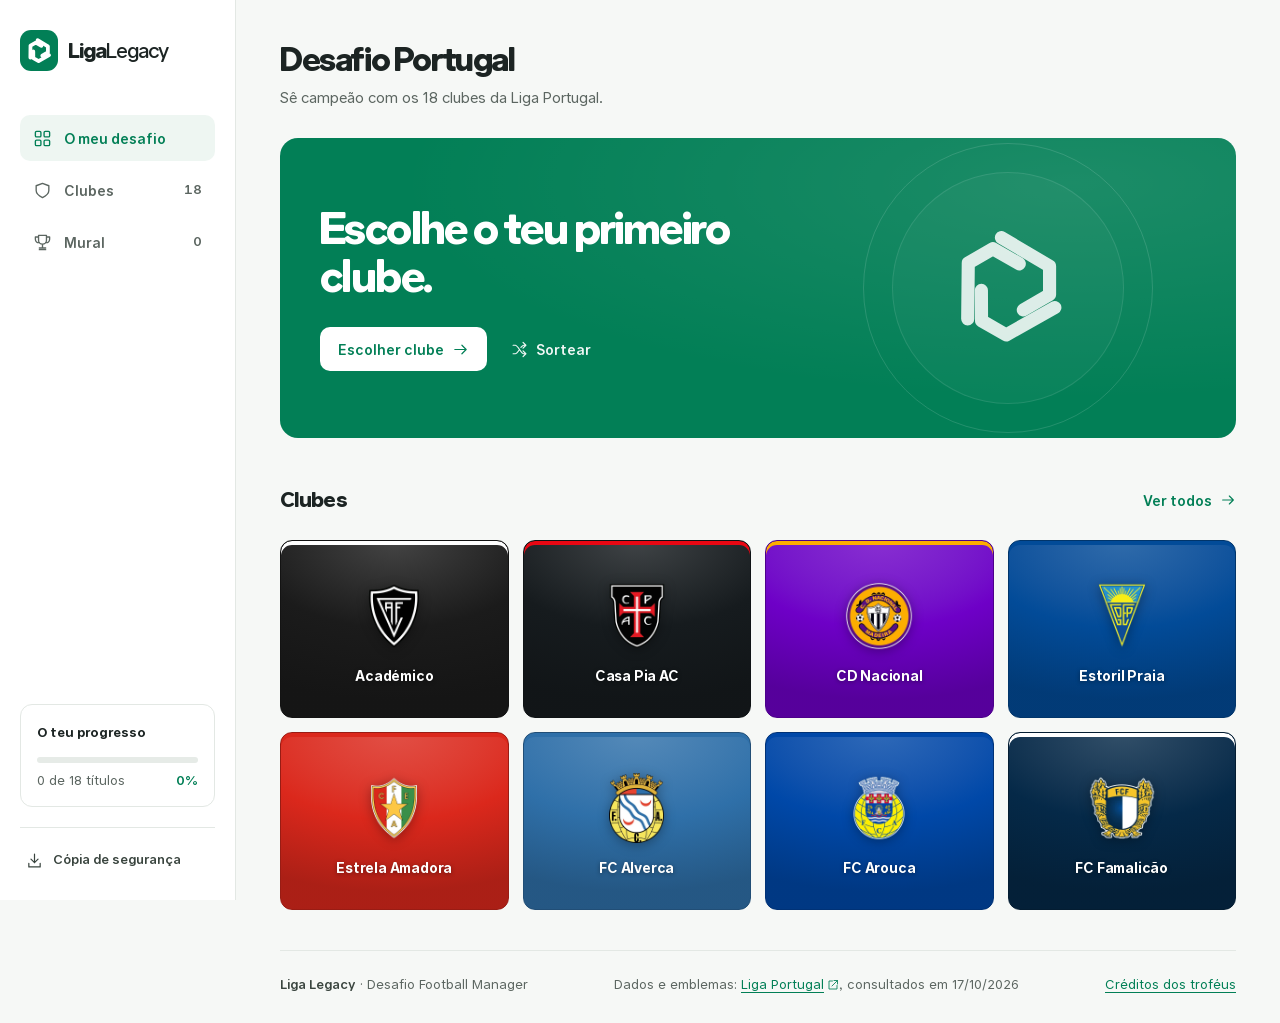
<file: index.html>
<!doctype html>
<html lang="pt-PT">
<head>
 <meta charset="utf-8">
 <meta name="viewport" content="width=device-width,initial-scale=1">
 <title>Liga Legacy — Desafio Portugal</title>
 <meta name="description" content="Desafio Football Manager: sê campeão com todos os clubes da Liga Portugal e guarda cada título com o teu MVP.">
 <meta name="theme-color" content="#027f56">
 <meta property="og:type" content="website">
 <meta property="og:site_name" content="Liga Legacy">
 <meta property="og:locale" content="pt_PT">
 <meta property="og:title" content="Liga Legacy — Desafio Portugal">
 <meta property="og:description" content="Sê campeão com todos os clubes da Liga Portugal no Football Manager.">
 <meta name="twitter:card" content="summary">
 <link rel="icon" href="favicon.svg" type="image/svg+xml">
 <link rel="stylesheet" href="/assets/fonts/allo.css">
 <link rel="stylesheet" href="style.css">
</head>
<body aria-busy="true">
 <a class="skip-link" href="#main">Saltar para o conteúdo</a>
 <aside class="sidebar">
  <a href="#journey" class="brand" aria-label="Liga Legacy — início"><span class="brand-icon" aria-hidden="true"><svg viewBox="0 0 64 64"><g fill="none" stroke="currentColor" stroke-width="8" stroke-linejoin="round" stroke-linecap="round"><path d="M29 9 51 22v13L39 42"/><path d="M29 9 51 22v13L39 42" transform="rotate(120 32 32)"/><path d="M29 9 51 22v13L39 42" transform="rotate(240 32 32)"/></g></svg></span><span>Liga<span class="brand-light">Legacy</span></span></a>
  <nav aria-label="Navegação principal">
   <a href="#journey" data-nav="journey" class="nav-link"><i data-icon="grid"></i><span>O meu desafio</span></a>
   <a href="#clubs" data-nav="clubs" class="nav-link"><i data-icon="shield"></i><span>Clubes</span><span class="nav-count" id="nav-club-count">18</span></a>
   <a href="#hall" data-nav="hall" class="nav-link"><i data-icon="trophy"></i><span>Mural</span><span class="nav-count" id="nav-hall-count">0</span></a>
  </nav>
  <div class="sidebar-progress"><strong>O teu progresso</strong><div class="progress-track"><span id="side-progress"></span></div><div class="progress-caption"><span id="side-count">0 de 18 títulos</span><strong id="side-percent">0%</strong></div></div>
  <div class="sidebar-bottom">
   <button class="side-action" data-action="backup"><i data-icon="download"></i><span>Cópia de segurança</span></button>
  </div>
 </aside>
 <div class="app-shell">
  <main id="main" tabindex="-1">
   <section id="journey-view" class="view">
    <div class="page-heading"><div><h1 tabindex="-1">Desafio Portugal</h1><p id="journey-lead">Sê campeão com os 18 clubes da Liga Portugal.</p></div></div>
    <section id="hero" class="hero" aria-label="Clube atual"></section>
    <div class="stats-row" id="stats" hidden></div>
    <section aria-labelledby="clubs-heading" class="clubs-section"><div class="section-heading"><h2 id="clubs-heading">Clubes</h2><a href="#clubs" class="text-link">Ver todos <i data-icon="arrow"></i></a></div><div id="club-preview" class="club-grid preview-grid"></div></section>
   </section>
   <section id="clubs-view" class="view" hidden>
    <div class="page-heading"><div><h1 tabindex="-1">Clubes</h1><p>Escolhe o próximo clube do desafio.</p></div><button class="secondary-button" data-action="random"><i data-icon="shuffle"></i>Sortear clube</button></div>
    <div class="club-toolbar">
     <div class="segmented" role="group" aria-label="Filtrar clubes"><button data-filter="all" aria-pressed="true">Todos <span>18</span></button><button data-filter="available" aria-pressed="false">Sem título <span>18</span></button><button data-filter="completed" aria-pressed="false">Com título <span>0</span></button></div>
     <label class="search-box"><i data-icon="search"></i><span class="sr-only">Pesquisar clube ou cidade</span><input id="club-search" type="search" placeholder="Clube ou cidade" autocomplete="off"></label>
    </div>
    <p id="club-results" class="sr-only" role="status" aria-live="polite"></p>
    <div id="all-clubs" class="club-grid full-grid"></div>
    <p id="no-clubs" class="empty-search" hidden>Nenhum clube encontrado. Altera a pesquisa ou o filtro.</p>
   </section>
   <section id="hall-view" class="view" hidden>
    <div class="page-heading"><div><h1 tabindex="-1">Mural de campeões</h1><p id="hall-count">0 títulos</p></div></div>
    <div id="hall-content"></div>
   </section>
   <footer>
    <span><strong>Liga Legacy</strong> · Desafio Football Manager</span>
    <span>Dados e emblemas: <a href="https://www.ligaportugal.pt" target="_blank" rel="noopener noreferrer">Liga Portugal <i data-icon="external"></i><span class="sr-only"> (abre num novo separador)</span></a>, consultados em <time id="data-date"></time></span>
    <a href="trophy-credits.html">Créditos dos troféus</a>
   </footer>
  </main>
 </div>
 <dialog id="club-dialog" class="dialog club-dialog" aria-labelledby="club-dialog-title"><button class="dialog-close icon-button" data-close aria-label="Fechar"><i data-icon="close"></i></button><div id="club-detail"></div><p class="live-region sr-only" role="status"></p></dialog>
 <dialog id="win-dialog" class="dialog win-dialog" aria-labelledby="win-title">
  <button class="dialog-close icon-button" data-close aria-label="Fechar"><i data-icon="close"></i></button>
  <div class="win-intro"><h2 id="win-title" tabindex="-1">Campeão!</h2><p id="win-subtitle"></p></div>
  <form id="win-form" novalidate>
   <div class="win-layout">
    <div class="win-fields">
     <label>Épocas até ao título<input id="seasons-input" type="number" inputmode="numeric" min="1" max="999" step="1" placeholder="Ex.: 3"></label>
     <h3>O teu MVP</h3>
     <label>Nome do jogador<input id="mvp-name" maxlength="60" autocomplete="off" placeholder="Ex.: João Silva"></label>
     <div class="field-pair">
      <label>Número<input id="mvp-number" type="number" inputmode="numeric" min="1" max="99" step="1" placeholder="Ex.: 10"></label>
      <label>Posição<select id="mvp-position"><option value="">Escolher</option><option value="goalkeeper">Guarda-redes</option><option value="defender">Defesa</option><option value="midfielder">Médio</option><option value="attacker">Avançado</option></select></label>
     </div>
     <label>Nacionalidade<select id="mvp-nationality"></select></label>
     <label class="upload-label"><i data-icon="upload"></i><span id="upload-caption">Carregar fotografia<small>Obrigatória · PNG, JPG ou WebP até 10 MB</small></span><input id="mvp-photo" type="file" accept="image/png,image/jpeg,image/webp"></label>
     <p id="form-error" class="form-error" role="alert"></p>
    </div>
    <div class="card-preview-area"><p class="preview-label">Pré-visualização</p><div id="mvp-preview" class="preview-slot"></div></div>
   </div>
   <details class="trophy-picker" open><summary>Troféus conquistados <span id="trophy-summary"></span></summary><div id="trophy-options" class="trophy-options"></div></details>
   <div class="dialog-actions"><button type="button" id="delete-win" class="danger-button" data-action="delete" hidden><i data-icon="trash"></i>Remover título</button><button type="button" class="quiet-button" data-close>Cancelar</button><button type="submit" id="save-win" class="primary-button"><i data-icon="trophy"></i>Guardar título</button></div>
  </form>
  <p class="live-region sr-only" role="status"></p>
 </dialog>
 <dialog id="wheel-dialog" class="dialog wheel-dialog" aria-labelledby="wheel-title">
  <button class="dialog-close icon-button" data-close aria-label="Fechar sorteio"><i data-icon="close"></i></button>
  <button id="wheel-sound" class="icon-button wheel-sound" aria-label="Som do sorteio" aria-pressed="true"></button>
  <div class="wheel-heading"><h2 id="wheel-title" tabindex="-1">Sorteio</h2><p id="wheel-status" role="status" aria-live="polite"></p><p id="wheel-passing" class="wheel-passing" aria-hidden="true"></p></div>
  <div class="wheel-stage"><div class="wheel-rim" aria-hidden="true"><div class="wheel-pointer"></div><div class="wheel-disc-mask"><div id="wheel-disc" class="wheel-disc"></div></div><div class="wheel-hub"><img src="brand-mark.svg" width="42" height="42" alt=""></div></div><div id="wheel-winner" class="wheel-winner" hidden></div></div>
  <div class="wheel-actions"><button id="wheel-spin" class="secondary-button" disabled><i data-icon="shuffle"></i>Sortear outra vez</button><button id="wheel-pick" class="primary-button" data-action="manage" disabled><i data-icon="flag"></i>Treinar este clube</button></div>
  <p class="wheel-footnote"><span id="wheel-footnote"></span> · <button id="wheel-profile" class="link-button" data-action="profile" disabled>Ver perfil do clube</button></p>
  <p class="live-region sr-only" role="status"></p>
 </dialog>
 <dialog id="info-dialog" class="dialog info-dialog" aria-labelledby="info-title"><button class="dialog-close icon-button" data-close aria-label="Fechar"><i data-icon="close"></i></button><div id="info-content"></div><p class="live-region sr-only" role="status"></p></dialog>
 <div id="toast" class="toast" aria-hidden="true"></div><p id="live" class="sr-only" role="status"></p><div id="confetti" aria-hidden="true"></div>
 <script type="module" src="app.js"></script>
</body>
</html>
</file>
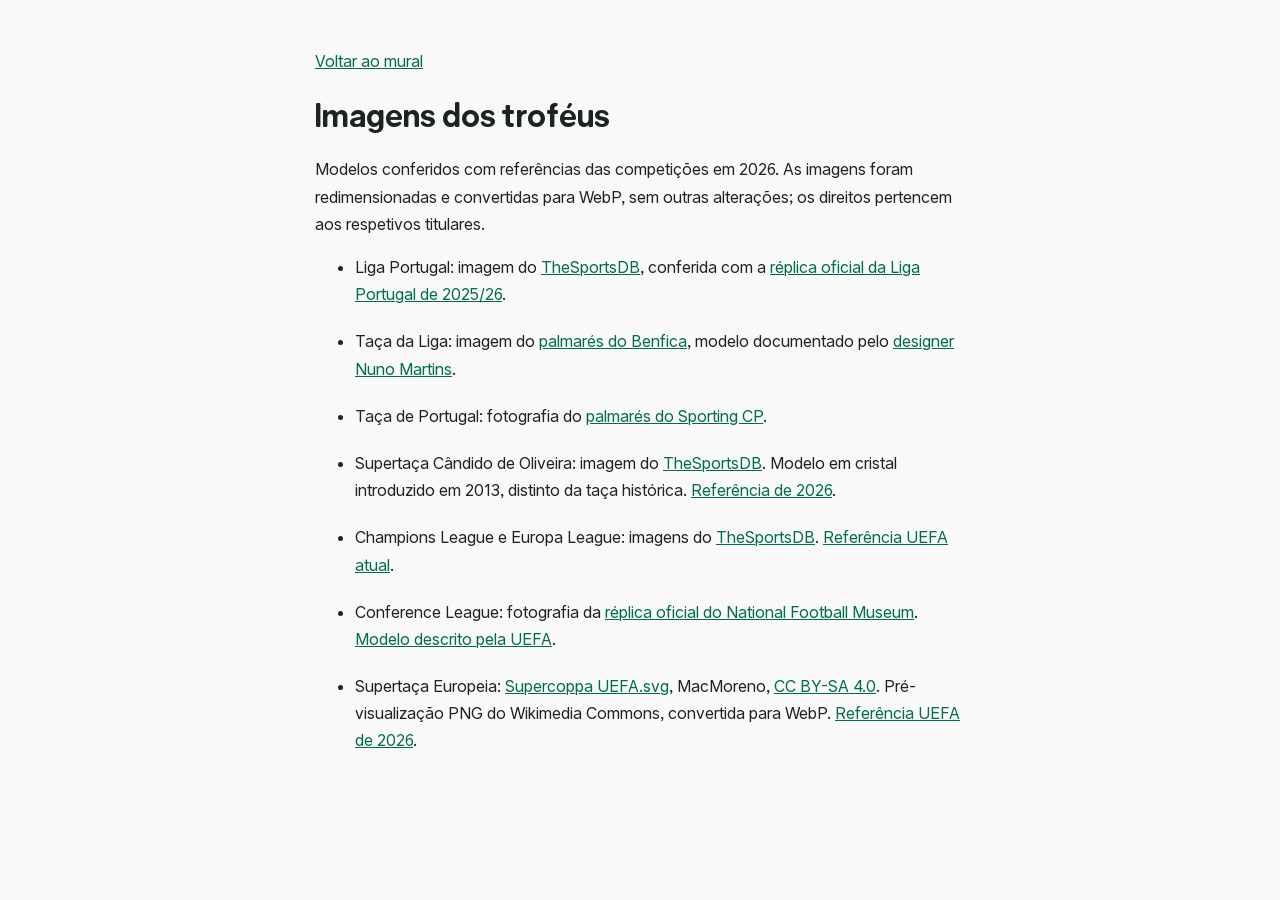
<file: trophy-credits.html>
<!doctype html>
<html lang="pt-PT">
<head>
 <meta charset="utf-8">
 <meta name="viewport" content="width=device-width,initial-scale=1">
 <title>Créditos dos troféus — Liga Legacy</title>
 <meta name="description" content="Origem e licenças das imagens dos troféus usadas no Liga Legacy.">
 <link rel="icon" href="favicon.svg" type="image/svg+xml">
 <link rel="stylesheet" href="/assets/fonts/allo.css">
 <style>:root{color-scheme:light}body{font:16px/1.7 var(--font-ui);max-width:65ch;margin:48px auto;padding:0 24px;color:#1c2423;background:#f8f9f8}a{color:#006d49}li{margin-bottom:20px}h1{line-height:1.2}</style>
</head>
<body>
 <a href="./#hall">Voltar ao mural</a>
 <h1>Imagens dos troféus</h1>
 <p>Modelos conferidos com referências das competições em 2026. As imagens foram redimensionadas e convertidas para WebP, sem outras alterações; os direitos pertencem aos respetivos titulares.</p>
 <ul>
  <li>Liga Portugal: imagem do <a href="https://api.thesportsdb.com/honour/755-portuguese-primeira-liga" rel="noreferrer">TheSportsDB</a>, conferida com a <a href="https://lojaoficial.ligaportugal.pt/pt/tacas/mini-taca-campeao-liga-portugal_p2363.html" rel="noreferrer">réplica oficial da Liga Portugal de 2025/26</a>.</li>
  <li>Taça da Liga: imagem do <a href="https://www.slbenfica.pt/pt-pt/instituicao/clube/palmares" rel="noreferrer">palmarés do Benfica</a>, modelo documentado pelo <a href="https://nunomartins.com/portfolio/trofeutacaliga/" rel="noreferrer">designer Nuno Martins</a>.</li>
  <li>Taça de Portugal: fotografia do <a href="https://www.sporting.pt/pt/futebol/equipa-principal/palmares" rel="noreferrer">palmarés do Sporting CP</a>.</li>
  <li>Supertaça Cândido de Oliveira: imagem do <a href="https://www.thesportsdb.com/images/media/honour/trophy/0cyawo1651310666.png" rel="noreferrer">TheSportsDB</a>. Modelo em cristal introduzido em 2013, distinto da taça histórica. <a href="https://www.ligaportugal.pt/noticias/28284/fc-porto-conquista-supertaca-candido-de-oliveira" rel="noreferrer">Referência de 2026</a>.</li>
  <li>Champions League e Europa League: imagens do <a href="https://www.thesportsdb.com/trophies.php" rel="noreferrer">TheSportsDB</a>. <a href="https://www.uefa.com/uefachampionsleague/news/022a-0e6a4115e42c-7a8e91e430ec-1000--the-uefa-champions-league-trophy/" rel="noreferrer">Referência UEFA atual</a>.</li>
  <li>Conference League: fotografia da <a href="https://shop.nationalfootballmuseum.com/products/uefa-europa-conference-league-100mm-replica-trophy" rel="noreferrer">réplica oficial do National Football Museum</a>. <a href="https://www.uefa.com/uefaconferenceleague/news/0269-125a11b2e4f9-8459a7575502-1000/" rel="noreferrer">Modelo descrito pela UEFA</a>.</li>
  <li>Supertaça Europeia: <a href="https://commons.wikimedia.org/wiki/File:Supercoppa_UEFA.svg" rel="noreferrer">Supercoppa UEFA.svg</a>, MacMoreno, <a href="https://creativecommons.org/licenses/by-sa/4.0/" rel="noreferrer">CC BY-SA 4.0</a>. Pré-visualização PNG do Wikimedia Commons, convertida para WebP. <a href="https://www.uefa.com/uefasupercup/" rel="noreferrer">Referência UEFA de 2026</a>.</li>
 </ul>
</body>
</html>
</file>
<file: assets/fonts/allo.css>
@font-face {
  font-family: Allo;
  src: url("AlloVariable.woff2") format("woff2");
  font-weight: 100 900;
  font-display: swap;
}

@font-face {
  font-family: Allo;
  src: url("Allo-ThinOblique.woff2") format("woff2");
  font-style: italic;
  font-weight: 100;
  font-display: swap;
}

@font-face {
  font-family: Allo;
  src: url("Allo-ExtraLightOblique.woff2") format("woff2");
  font-style: italic;
  font-weight: 200;
  font-display: swap;
}

@font-face {
  font-family: Allo;
  src: url("Allo-LightOblique.woff2") format("woff2");
  font-style: italic;
  font-weight: 300;
  font-display: swap;
}

@font-face {
  font-family: Allo;
  src: url("Allo-Oblique.woff2") format("woff2");
  font-style: italic;
  font-weight: 400;
  font-display: swap;
}

@font-face {
  font-family: Allo;
  src: url("Allo-MediumOblique.woff2") format("woff2");
  font-style: italic;
  font-weight: 500;
  font-display: swap;
}

@font-face {
  font-family: Allo;
  src: url("Allo-SemiBoldOblique.woff2") format("woff2");
  font-style: italic;
  font-weight: 600;
  font-display: swap;
}

@font-face {
  font-family: Allo;
  src: url("Allo-BoldOblique.woff2") format("woff2");
  font-style: italic;
  font-weight: 700;
  font-display: swap;
}

@font-face {
  font-family: Allo;
  src: url("Allo-ExtraBoldOblique.woff2") format("woff2");
  font-style: italic;
  font-weight: 800;
  font-display: swap;
}

@font-face {
  font-family: Allo;
  src: url("Allo-BlackOblique.woff2") format("woff2");
  font-style: italic;
  font-weight: 900;
  font-display: swap;
}

:root { --font-ui: Allo, system-ui, sans-serif; }
</file>
<file: style.css>
/* Liga Legacy. Club colours arrive at runtime through --accent, --accent-ink, --secondary and --tint. */
:root {
  --accent: #027f56;
  --accent-ink: #027f56;
  --secondary: #fff;
  --tint: #eef6f2;
  --ink: #1c2423;
  --ink-2: #39443e;
  --muted: #5c6661;
  --line: #e3e8e4;
  --surface: #fff;
  --canvas: #f6f8f6;
  --danger: #b03530;
  --gold: #8a6714;
  --radius: 12px;
  --sidebar: 236px;
  --ease-out: cubic-bezier(.16, 1, .3, 1);
  color-scheme: light;
  font-synthesis: none;
}
*, *::before, *::after { box-sizing: border-box; }
body { margin: 0; background: var(--canvas); color: var(--ink); font: 14px/1.5 var(--font-ui); }
button, input, select { font: inherit; color: inherit; }
button { border: 0; background: none; cursor: pointer; touch-action: manipulation; }
button:disabled { opacity: .5; cursor: not-allowed; }
a { color: inherit; text-decoration: none; }
h1, h2, h3, p { margin: 0; }
h1, h2, h3, .brand { font-variation-settings: "ROND" 30; }
h1 { font-size: clamp(28px, 2.6vw, 38px); line-height: 1.15; letter-spacing: -1.4px; font-weight: 800; }
h2 { font-size: 24px; line-height: 1.25; letter-spacing: -.7px; font-weight: 800; }
p { line-height: 1.6; }
:focus-visible { outline: 3px solid var(--accent-ink); outline-offset: 3px; }
[tabindex="-1"]:focus { outline: none; }
i { display: inline-flex; align-items: center; justify-content: center; flex-shrink: 0; }
i svg { width: 20px; height: 20px; stroke: currentColor; fill: none; stroke-width: 1.7; stroke-linecap: round; stroke-linejoin: round; }
.sr-only { position: absolute; width: 1px; height: 1px; padding: 0; margin: -1px; overflow: hidden; clip: rect(0 0 0 0); white-space: nowrap; border: 0; }
[hidden] { display: none !important; }
.skip-link { position: fixed; top: -80px; left: 16px; z-index: 100; background: #fff; padding: 12px 16px; border-radius: 8px; }
.skip-link:focus { top: 12px; }

/* Buttons */
.primary-button, .secondary-button, .danger-button, .quiet-button { display: inline-flex; align-items: center; justify-content: center; gap: 8px; min-height: 44px; border-radius: 10px; font-size: 14px; font-weight: 600; transition: background-color .15s, transform .1s; }
.primary-button, .secondary-button { padding: 10px 18px; }
.primary-button { background: var(--accent-ink); color: #fff; }
.secondary-button { background: #fff; color: var(--ink-2); box-shadow: inset 0 0 0 1px #d5ddd7; }
.danger-button { color: var(--danger); padding: 10px 4px; }
.quiet-button { color: var(--muted); padding: 10px 4px; }
.primary-button i svg, .secondary-button i svg, .danger-button i svg, .quiet-button i svg { width: 17px; height: 17px; }
.link-button { position: relative; color: var(--accent-ink); font-weight: 600; text-decoration: underline; text-underline-offset: 3px; padding: 0; min-height: 0; }
.link-button::after { content: ''; position: absolute; inset: -12px -6px; }
:is(.primary-button, .secondary-button, .danger-button, .quiet-button):active:not(:disabled) { transform: scale(.97); }
@media (hover: hover) {
  .primary-button:hover:not(:disabled) { filter: brightness(1.08); }
  .secondary-button:hover:not(:disabled) { background: #f1f5f1; }
  .quiet-button:hover { color: var(--ink); }
  .danger-button:hover { text-decoration: underline; }
}
.icon-button { display: inline-flex; align-items: center; justify-content: center; width: 44px; height: 44px; border-radius: 50%; color: var(--muted); }
.icon-button i svg { width: 20px; height: 20px; }
@media (hover: hover) { .icon-button:hover { background: #edf1ee; color: var(--ink); } }

/* Sidebar (desktop) */
.sidebar { position: fixed; inset: 0 auto 0 0; z-index: 15; width: var(--sidebar); display: flex; flex-direction: column; padding: 30px 20px 20px; background: #fff; border-right: 1px solid var(--line); }
.brand { display: flex; align-items: center; gap: 10px; font-size: 21px; font-weight: 800; letter-spacing: -1px; }
.brand-light { font-weight: 500; }
.brand-icon { display: flex; align-items: center; justify-content: center; width: 38px; height: 41px; border-radius: 11px; background: var(--accent-ink); color: #fff; transition: background-color .3s; }
.brand-icon svg { width: 30px; height: 30px; }
.sidebar nav { display: flex; flex-direction: column; gap: 6px; margin-top: 44px; }
.nav-link { display: flex; align-items: center; gap: 12px; min-height: 46px; padding: 10px 13px; border-radius: 10px; color: var(--muted); font-weight: 600; }
.nav-link i svg { width: 19px; height: 19px; }
.nav-link[aria-current="page"] { color: var(--accent-ink); background: var(--tint); }
.nav-count { margin-left: auto; font-size: 13px; font-variant-numeric: tabular-nums; }
@media (hover: hover) { .nav-link:hover:not([aria-current]) { background: var(--canvas); color: var(--ink); } }
.sidebar-progress { margin: auto 0 20px; padding: 16px; border: 1px solid var(--line); border-radius: var(--radius); }
.sidebar-progress > strong { font-size: 13px; }
.progress-track { height: 6px; margin-top: 14px; border-radius: 4px; overflow: hidden; background: #e6ebe7; }
.progress-track span { display: block; width: 0; height: 100%; border-radius: 4px; background: var(--accent-ink); transition: width .4s var(--ease-out); }
.progress-caption { display: flex; justify-content: space-between; margin-top: 8px; font-size: 13px; color: var(--muted); }
.progress-caption strong { color: var(--accent-ink); font-weight: 600; }
.sidebar-bottom { display: flex; flex-direction: column; padding-top: 12px; border-top: 1px solid var(--line); }
.side-action { display: flex; align-items: center; gap: 10px; min-height: 40px; color: var(--ink-2); font-size: 13px; font-weight: 600; text-align: left; border-radius: 8px; }
.side-action i svg { width: 17px; height: 17px; }
.side-action[data-stale] i { position: relative; }
.side-action[data-stale] i::after { content: ''; position: absolute; top: -2px; right: -3px; width: 8px; height: 8px; border: 2px solid #fff; border-radius: 50%; background: #d9822b; }
@media (hover: hover) { .side-action:hover { color: var(--accent-ink); } }

/* Page */
.app-shell { margin-left: var(--sidebar); }
main { max-width: 1440px; margin: 0 auto; padding: 40px 44px 0; }
main:focus { outline: none; }
.page-heading { display: flex; align-items: flex-end; justify-content: space-between; gap: 24px; margin-bottom: 28px; }
.page-heading p { margin-top: 8px; font-size: 15px; color: var(--muted); }
.section-heading { display: flex; align-items: center; justify-content: space-between; gap: 20px; margin-bottom: 18px; }
.section-heading h2 { font-size: 21px; }
.text-link { display: inline-flex; align-items: center; gap: 8px; min-height: 44px; font-size: 14px; font-weight: 600; color: var(--accent-ink); }
.text-link i svg { width: 16px; height: 16px; }
.view[hidden] { display: none; }

/* Hero */
.hero { position: relative; isolation: isolate; display: grid; grid-template-columns: 1.1fr 1fr; min-height: 300px; overflow: hidden; border-radius: 18px; background: var(--accent-ink); color: #fff; transition: background-color .4s; }
.hero::before { content: ''; position: absolute; inset: 0; background: radial-gradient(ellipse at 83% 15%, #ffffff1a, transparent 60%); pointer-events: none; }
.hero :focus-visible { outline-color: #fff; }
.hero-copy { position: relative; z-index: 2; display: flex; flex-direction: column; justify-content: center; padding: 40px; }
.hero h2 { max-width: 460px; font-size: clamp(32px, 3.4vw, 48px); line-height: 1.1; letter-spacing: -1.6px; overflow-wrap: anywhere; }
.hero p { max-width: 340px; margin-top: 12px; font-size: 15px; color: #ffffffe6; }
.hero-actions { display: flex; flex-wrap: wrap; align-items: center; gap: 12px 20px; margin-top: 26px; }
.hero .primary-button { background: #fff; color: var(--accent-ink); }
.hero .quiet-button { color: #fffffff0; }
@media (hover: hover) { .hero .primary-button:hover { filter: none; background: #f0f4f1; } .hero .quiet-button:hover { color: #fff; } }
.hero-art { position: relative; display: flex; align-items: center; justify-content: center; min-width: 0; }
.hero-orbit { position: absolute; top: 50%; left: 50%; width: 290px; height: 290px; transform: translate(-50%, -50%); border: 1px solid #ffffff22; border-radius: 50%; }
.hero-orbit::before { content: ''; position: absolute; inset: 28px; border: 1px solid #ffffff1a; border-radius: 50%; background: #ffffff08; }
.hero-crest-watermark { position: absolute; width: 220px; height: 220px; object-fit: contain; opacity: .1; filter: grayscale(1); transform: translate(76px, -8px); }
.hero-kit { position: relative; z-index: 1; width: 275px; height: 275px; object-fit: contain; filter: drop-shadow(0 18px 17px #0004); transform: rotate(-8deg); }
.hero-kit.crest-only { width: 170px; height: 200px; transform: none; }
.hero-mark { position: relative; width: 140px; height: 140px; color: #ffffffd9; }
/* Challenge complete: the whole site turns gold. */
.is-complete .hero { background: linear-gradient(135deg, #6f4f0a 0%, #9a7314 45%, #d4a531 100%); }
.is-complete .hero::before { background: radial-gradient(ellipse at 80% 20%, #fff4c466, transparent 60%); }
.hero-trophy { position: relative; z-index: 1; width: auto; height: 250px; filter: drop-shadow(0 18px 24px #0005); }
.hero-art .mvp-card { width: 190px; transform: rotate(-4deg); box-shadow: 0 18px 40px #0004; }

/* Stats */
.stats-row { display: grid; grid-template-columns: repeat(2, 1fr); margin: 20px 0 0; padding: 20px 0; border: 1px solid var(--line); border-radius: var(--radius); background: #fff; }
.stat { padding: 0 24px; border-right: 1px solid var(--line); }
.stat:last-child { border-right: 0; }
.stat-label { display: flex; align-items: center; gap: 7px; font-size: 14px; color: var(--muted); }
.stat-label i svg { width: 15px; height: 15px; }
.big-value { display: block; margin-top: 8px; font-size: 28px; font-weight: 800; letter-spacing: -1px; line-height: 1; font-variant-numeric: tabular-nums; }
.big-value small { margin-left: 6px; font: 500 13px var(--font-ui); letter-spacing: 0; color: var(--muted); }
.stat:first-child .big-value { color: var(--accent-ink); }
.clubs-section { margin: 40px 0; }

/* Club cards */
.club-grid { display: grid; grid-template-columns: repeat(4, minmax(0, 1fr)); gap: 14px; }
.full-grid { grid-template-columns: repeat(3, minmax(0, 1fr)); gap: 16px; margin-bottom: 40px; }
@media (min-width: 1280px) { .full-grid { grid-template-columns: repeat(6, minmax(0, 1fr)); } }
.club-card { position: relative; overflow: hidden; background: radial-gradient(120% 90% at 50% 0%, color-mix(in srgb, var(--club) 82%, #fff) 0%, var(--club) 55%, color-mix(in srgb, var(--club) 78%, #000) 100%); border: 1px solid color-mix(in srgb, var(--club) 70%, #000); border-radius: var(--radius); box-shadow: inset 0 4px 0 var(--club-2); transition: box-shadow .2s; }
.club-card > button { display: flex; flex-direction: column; align-items: center; justify-content: flex-start; gap: 4px; width: 100%; min-height: 176px; padding: 40px 10px 18px; color: #fff; }
.club-card > button:focus-visible { outline-offset: -4px; border-radius: var(--radius); }
.club-card > button:active { transform: scale(.98); }
@media (hover: hover) { .club-card:hover { box-shadow: inset 0 4px 0 var(--club-2), 0 8px 22px #233d2930; } }
.club-card.current { box-shadow: inset 0 4px 0 var(--club-2), 0 0 0 2px #fff, 0 0 0 4px var(--club); }
.club-card img { width: 72px; height: 70px; margin-bottom: 10px; object-fit: contain; filter: drop-shadow(0 2px 6px #0005); }
.club-card h3 { font-size: 14px; font-weight: 700; letter-spacing: -.2px; text-align: center; text-shadow: 0 1px 4px #0006; }
.club-card small { min-height: 20px; font-size: 13px; color: #ffffffc0; }
.club-tag { position: absolute; top: 9px; right: 9px; display: flex; align-items: center; gap: 4px; padding: 3px 8px; border-radius: 12px; background: var(--tint); color: var(--accent-ink); font-size: 11px; font-weight: 600; }
.club-tag i svg { width: 12px; height: 12px; }
.club-card .club-tag { background: #fff; color: var(--club); }
.club-card.complete .club-tag { background: #fbf3dc; color: var(--gold); }

/* Clubs toolbar */
.club-toolbar { display: flex; align-items: center; justify-content: space-between; gap: 16px; margin-bottom: 22px; }
.segmented { display: flex; gap: 2px; padding: 4px; border-radius: 10px; background: #e9eee9; }
.segmented button { min-height: 40px; padding: 8px 14px; border-radius: 7px; font-size: 13px; font-weight: 600; color: var(--muted); }
.segmented button span { margin-left: 4px; font-weight: 500; font-variant-numeric: tabular-nums; }
.segmented button[aria-pressed="true"] { background: #fff; color: var(--ink); box-shadow: 0 1px 4px #263b2b14; }
.search-box { display: flex; align-items: center; gap: 8px; padding: 0 12px; border: 1px solid #d5ddd7; border-radius: 10px; background: #fff; }
.search-box:focus-within { outline: 3px solid var(--accent-ink); outline-offset: 2px; }
.search-box i svg { width: 17px; height: 17px; color: var(--muted); }
.search-box input { width: 200px; padding: 11px 0; border: 0; outline: none; background: transparent; font-size: 14px; }
.search-box input::placeholder { color: #66706b; }
.empty-search { padding: 64px 16px; text-align: center; color: var(--muted); }

/* Hall */
.hall-empty { display: flex; flex-direction: column; align-items: center; justify-content: center; min-height: 420px; margin: 8px 0 40px; padding: 24px; text-align: center; }
.hall-empty .mvp-card { width: 180px; margin-bottom: 26px; opacity: .55; transform: rotate(-3deg); }
.hall-empty h1, .hall-empty h2 { font-size: 26px; margin-bottom: 10px; }
.hall-empty p { max-width: 320px; margin-bottom: 22px; font-size: 15px; color: var(--muted); }
.hall-grid { display: grid; grid-template-columns: repeat(3, minmax(0, 1fr)); gap: 28px 24px; margin-bottom: 44px; }
.hall-entry { position: relative; width: 100%; max-width: 330px; margin-inline: auto; }
.hall-entry .mvp-card { width: 100%; }
.hall-entry-edit { position: absolute; inset: 0; border-radius: 15px; }
@media (hover: hover) and (prefers-reduced-motion: no-preference) {
  .hall-entry { transition: transform .25s; }
  .hall-entry:hover { transform: translateY(-4px) rotate(-.5deg); }
  .hall-entry:hover .mvp-card { box-shadow: 0 4px 5px #12292022, 0 24px 32px #12292022; }
}

/* MVP card */
.preview-slot .mvp-card, .card-preview-area .mvp-card { width: 260px; }
.mvp-card { position: relative; isolation: isolate; width: 260px; aspect-ratio: 5 / 7; padding: 8px; overflow: hidden; border-radius: 15px; color: #fff; background: linear-gradient(135deg, var(--card-accent) 0 50%, var(--card-secondary) 50% 100%); box-shadow: 0 2px 3px #12292028, 0 15px 30px #12292018; transition: transform .25s, box-shadow .25s; }
.mvp-card::after { content: ''; position: absolute; inset: 0; border: 1px solid #fff9; border-radius: 15px; pointer-events: none; }
.card-window { position: relative; isolation: isolate; width: 100%; height: 100%; overflow: hidden; border-radius: 8px; border: 1px solid #1b292b80; background: var(--card-color); }
.card-window::after { content: ''; position: absolute; inset: 0; z-index: 1; background: linear-gradient(180deg, transparent 42%, color-mix(in srgb, var(--card-color) 70%, #000) 100%); pointer-events: none; }
.mvp-photo { position: absolute; inset: 0; z-index: 0; width: 100%; height: 100%; object-fit: cover; object-position: center 22%; }
.mvp-placeholder { position: absolute; inset: 40px 0 24%; display: flex; align-items: center; justify-content: center; }
.mvp-placeholder svg { width: 75%; height: 90%; fill: #fff; opacity: .25; }
.mvp-card-top { position: absolute; top: 12px; left: 12px; right: 12px; z-index: 2; display: flex; align-items: flex-start; justify-content: space-between; }
.card-shirt { display: flex; flex-direction: column; align-items: center; min-width: 44px; max-width: 80px; padding: 7px 7px 9px; background: #101a20d9; border-top: 2px solid #e8dab0; clip-path: polygon(0 0, 100% 0, 100% 85%, 50% 100%, 0 85%); }
.card-title-count { font: 800 28px/1 var(--font-ui); letter-spacing: -1.5px; font-variant-numeric: tabular-nums; }
.shirt-caption { margin-top: 3px; font-size: 11px; letter-spacing: .02em; text-transform: uppercase; color: #efe6c9; }
.mvp-card-top img { object-fit: contain; filter: drop-shadow(0 2px 3px #0008); }
.mvp-card-bottom { position: absolute; inset: auto 12px 12px; z-index: 2; }
.card-player-details { display: flex; align-items: center; gap: 8px; margin-bottom: 6px; }
.mvp-position { padding: 3px 8px; border-radius: 6px; background: #ffffff2e; font-size: 11px; font-weight: 700; line-height: 1.4; }
.mvp-position[data-position="goalkeeper"] { background: #ebc65d; color: #382b07; }
.mvp-position[data-position="defender"] { background: #2168ce; }
.mvp-position[data-position="midfielder"] { background: #148552; }
.mvp-position[data-position="attacker"] { background: #c83440; }
.card-shirt-number, input[type="number"] { font-variant-numeric: tabular-nums slashed-zero; }
.card-shirt-number { font-size: 12px; font-weight: 600; text-shadow: 0 1px 4px #0009; }
.mvp-flag { display: inline-block; width: auto; height: .72em; height: 1cap; aspect-ratio: 4 / 3; margin-left: .35em; vertical-align: baseline; border-radius: 2px; box-shadow: 0 0 0 1px #0003, 0 2px 6px #0006; object-fit: cover; }
.mvp-card h3 { margin-bottom: 8px; font-size: 22px; line-height: 1.08; letter-spacing: -.7px; overflow-wrap: anywhere; text-wrap: balance; text-shadow: 0 1px 10px #0008; }
.card-trophies { display: flex; flex-wrap: wrap; gap: 4px 10px; max-height: 72px; margin: 0; padding: 0; overflow-y: auto; list-style: none; scrollbar-width: thin; scrollbar-color: #ffffff80 transparent; }
.card-trophy { gap: 1px; }
.card-trophy { position: relative; display: flex; align-items: flex-end; height: 32px; }
.card-trophy .trophy-art { --trophy-height: 30px; filter: drop-shadow(0 1px 2px #0006); }
.trophy-count { margin-left: 2px; font-size: 11px; font-weight: 700; line-height: 1; text-shadow: 0 1px 3px #000a; }
.trophy-art { display: block; flex-shrink: 0; width: calc(var(--trophy-height) * var(--trophy-ratio)); height: var(--trophy-height); overflow: hidden; }

/* Dialogs */
.dialog { --pad: 32px; width: calc(100% - 32px); max-height: 92dvh; scrollbar-width: thin; scrollbar-gutter: stable; padding: var(--pad); overflow-y: auto; overscroll-behavior: contain; border: 1px solid #edf0e9; border-radius: 22px; background: #fff; color: var(--ink); box-shadow: 0 30px 100px #10291f33; }
.dialog[open] { animation: dialog-open .22s var(--ease-out); }
.dialog::backdrop { background: #0d231b80; backdrop-filter: blur(6px); }
.dialog-close { position: absolute; top: 12px; right: 12px; z-index: 6; }
.dialog-close:focus-visible { outline-width: 2px; }
.form-error { min-height: 1em; margin-top: 10px; font-size: 13px; font-weight: 500; color: var(--danger); }
.form-error:empty { margin: 0; }
.field-error { display: block; margin-top: 2px; font-size: 13px; font-weight: 500; color: var(--danger); }
.upload-label + .field-error { margin: 6px 0 0; }
@keyframes dialog-open { from { opacity: 0; transform: translateY(10px) scale(.97); } }

/* Club profile */
.club-dialog { max-width: 590px; }
.club-profile-head { display: flex; align-items: center; gap: 20px; margin-bottom: 22px; padding-right: 36px; }
.club-profile-head > div { min-width: 0; }
.detail-crest { width: 76px; height: 80px; object-fit: contain; }
.club-profile-head h2 { font-size: 27px; }
.detail-subtitle { margin-top: 4px; font-size: 14px; color: var(--muted); }
.detail-colours { display: flex; gap: 6px; margin-top: 10px; }
.detail-colours span { width: 28px; height: 8px; border-radius: 5px; box-shadow: inset 0 0 0 1px #0002; }
.club-history { padding-top: 20px; border-top: 1px solid var(--line); }
.history-best { display: flex; align-items: center; justify-content: space-between; gap: 22px; margin-bottom: 18px; padding: 16px 18px; border-radius: var(--radius); background: var(--tint); }
.history-best > div { flex-shrink: 0; }
.history-best span { display: block; margin-bottom: 6px; font-size: 12px; color: var(--muted); }
.history-best strong { display: block; font: 800 25px var(--font-ui); letter-spacing: -.9px; color: var(--accent-ink); overflow-wrap: anywhere; }
.history-best > p { max-width: 230px; font-size: 13px; color: var(--ink-2); text-align: right; }
.history-summary { font-size: 14px; line-height: 1.75; color: var(--ink-2); }
.history-milestone { margin-top: 18px; padding-left: 14px; border-left: 2px solid var(--accent-ink); }
.history-milestone h3 { margin-bottom: 4px; font-size: 13px; font-weight: 700; }
.history-milestone p { font-size: 14px; line-height: 1.7; color: var(--ink-2); }
.history-note { margin-top: 16px; font-size: 13px; color: var(--muted); }
.history-sources { display: flex; flex-wrap: wrap; gap: 4px 18px; margin-top: 8px; }
.history-sources a { display: inline-flex; align-items: center; gap: 4px; min-height: 40px; font-size: 13px; color: var(--accent-ink); text-decoration: underline; text-underline-offset: 3px; }
.history-sources i svg { width: 13px; height: 13px; }
.profile-challenge { margin-top: 16px; padding-top: 16px; border-top: 1px solid var(--line); }
.detail-description { margin-bottom: 12px; font-size: 14px; color: var(--ink-2); }
.profile-actions { display: flex; flex-wrap: wrap; align-items: center; gap: 8px 16px; }
.profile-actions .primary-button { flex: 1; }

/* Title form */
.win-dialog { max-width: 820px; }
.win-intro { margin-bottom: 24px; padding-right: 40px; }
.win-intro h2 { font-size: 30px; letter-spacing: -1px; }
.win-intro p { margin-top: 4px; font-size: 15px; color: var(--muted); }
.win-layout { display: grid; grid-template-columns: 1.05fr 1fr; gap: 32px; }
.win-fields label:not(.upload-label) { display: flex; flex-direction: column; gap: 6px; margin-bottom: 16px; font-size: 13px; font-weight: 600; color: var(--ink-2); }
.win-fields h3 { margin: 22px 0 14px; padding-top: 20px; border-top: 1px solid var(--line); font-size: 15px; }
.win-fields input:not([type=file]), .win-fields select { width: 100%; min-height: 44px; padding: 10px 12px; border: 1px solid #d0d9d1; border-radius: 9px; background: #fcfdfb; font-size: 15px; font-weight: 400; color: var(--ink); }
.win-fields input::placeholder { color: #66706b; }
.win-fields [aria-invalid="true"], .trophy-option [aria-invalid="true"] { border-color: var(--danger); box-shadow: 0 0 0 1px var(--danger); }
.field-pair { display: grid; grid-template-columns: 1fr 1.4fr; gap: 12px; }
.upload-label { position: relative; display: flex; align-items: center; gap: 12px; padding: 14px; overflow: hidden; border: 1px dashed #c3cfc3; border-radius: 10px; background: #f8faf6; color: var(--ink-2); font-size: 14px; font-weight: 600; cursor: pointer; }
.upload-label:has([aria-invalid="true"]) { border-color: var(--danger); }
.upload-label i svg { width: 22px; height: 22px; }
.upload-label small { display: block; margin-top: 2px; font-size: 12px; font-weight: 400; color: var(--muted); }
.upload-label input { position: absolute; inset: 0; width: 100%; height: 100%; opacity: 0; cursor: pointer; }
.upload-label:focus-within { outline: 3px solid var(--accent-ink); outline-offset: 3px; }
.card-preview-area { position: sticky; top: 0; align-self: start; display: flex; flex-direction: column; align-items: center; }
.preview-label { margin-bottom: 12px; font-size: 13px; color: var(--muted); }
.trophy-picker { margin-top: 22px; padding-top: 16px; border-top: 1px solid var(--line); }
.trophy-picker summary { display: flex; align-items: center; gap: 10px; min-height: 40px; font-size: 15px; font-weight: 700; list-style: none; cursor: pointer; }
.trophy-picker summary::-webkit-details-marker { display: none; }
.trophy-picker summary::after { content: '+'; margin-left: auto; font-size: 22px; font-weight: 400; line-height: 1; color: var(--accent-ink); }
.trophy-picker[open] summary::after { content: '−'; }
#trophy-summary { font-size: 13px; font-weight: 500; color: var(--accent-ink); }
.trophy-options { display: grid; grid-template-columns: 1fr 1fr; gap: 0 24px; margin-top: 6px; }
.trophy-option { display: grid; grid-template-columns: 32px 1fr 70px; align-items: center; gap: 10px; min-height: 60px; border-bottom: 1px solid var(--line); font-size: 14px; }
.trophy-option .trophy-art { --trophy-height: 38px; justify-self: center; }
.trophy-option input { width: 70px; min-height: 40px; padding: 6px; border: 1px solid #d0d9d1; border-radius: 8px; background: var(--canvas); font-size: 15px; text-align: center; font-variant-numeric: tabular-nums; }
.dialog-actions { position: sticky; bottom: calc(var(--pad) * -1); z-index: 5; display: flex; align-items: center; justify-content: flex-end; gap: 16px; margin: 24px calc(var(--pad) * -1) calc(var(--pad) * -1); padding: 14px var(--pad) var(--pad); border-top: 1px solid var(--line); background: #fff; }
.dialog-actions .danger-button { margin-right: auto; }

/* Info dialogs */
.info-dialog { max-width: 470px; }
.info-dialog #info-content > i { color: var(--accent-ink); }
.info-dialog #info-content > i svg { width: 26px; height: 26px; }
.info-dialog h2 { margin: 10px 0 12px; font-size: 25px; }
.info-dialog p { margin: 10px 0; font-size: 15px; color: var(--ink-2); }
.info-dialog ol { padding-left: 20px; font-size: 15px; line-height: 1.8; color: var(--ink-2); }
.info-dialog .backup-last { font-size: 13px; color: var(--muted); }
.info-dialog :is(.primary-button, .secondary-button) { width: 100%; margin-top: 10px; }

/* Wheel */
.wheel-dialog { --wheel-size: min(620px, calc(100vw - 80px), calc(100dvh - 340px)); --logo-size: clamp(17px, calc(var(--wheel-size) * .075), 50px); width: min(760px, calc(100vw - 24px)); max-width: none; max-height: calc(100dvh - 24px); padding: 24px 28px 20px; overflow-x: hidden; }
.wheel-dialog[open] { display: grid; gap: 12px; }
.wheel-heading { text-align: center; }
.wheel-heading h2 { font-size: 26px; letter-spacing: -1px; }
.wheel-heading p { min-height: 22px; margin-top: 2px; font-size: 14px; color: var(--muted); }
.wheel-sound { position: absolute; top: 12px; left: 12px; z-index: 6; }
.wheel-sound[aria-pressed="false"] { color: #9aa29d; }
/* The club under the pointer, named live as the wheel slows down. */
.wheel-heading .wheel-passing { min-height: 34px; margin-top: 4px; font: 800 24px/1.3 var(--font-ui); letter-spacing: -.6px; color: var(--ink); }
.has-winner .wheel-passing { visibility: hidden; }
.is-landed .wheel-club { opacity: .3; transition: opacity .35s; }
.is-landed .wheel-club.is-winner { opacity: 1; }
.is-landed .wheel-club.is-winner .wheel-club-face { transform: rotate(var(--face-rotation, 0deg)) scale(1.45); filter: drop-shadow(0 0 10px #fff); }
.wheel-stage { position: relative; isolation: isolate; display: flex; align-items: center; justify-content: center; height: calc(var(--wheel-size) + 26px); }
.is-spinning .wheel-stage { cursor: pointer; }
.wheel-rim { position: relative; flex: none; width: var(--wheel-size); height: var(--wheel-size); border-radius: 50%; background: #fff; box-shadow: 0 0 0 1px #e4e9e4, 0 8px 24px #203c2910; transition: transform .6s var(--ease-out), opacity .6s; }
.wheel-disc-mask { position: absolute; inset: 0; overflow: hidden; border-radius: 50%; }
.wheel-disc { position: absolute; inset: 0; overflow: hidden; border-radius: 50%; will-change: transform; }
.wheel-disc::before { content: ''; position: absolute; inset: 26%; z-index: 1; border-radius: 50%; background: radial-gradient(circle, #fff, #f8faf7); pointer-events: none; }
.wheel-club { position: absolute; top: 50%; left: 50%; z-index: 2; display: flex; align-items: center; justify-content: center; width: var(--logo-size); height: var(--logo-size); margin: calc(var(--logo-size) * -.5); transform: rotate(var(--angle)) translateY(calc(var(--wheel-size) * -.37)) rotate(calc(-1 * var(--angle))); }
.wheel-club-face { display: flex; align-items: center; justify-content: center; flex: none; width: var(--logo-size); height: var(--logo-size); transform: rotate(var(--face-rotation, 0deg)); transition: transform .45s var(--ease-out); }
.wheel-club-face svg { display: block; flex: none; width: calc(var(--logo-size) * var(--logo-wide)); height: calc(var(--logo-size) * var(--logo-tall)); overflow: hidden; filter: drop-shadow(0 1px 1px #00000018); }
.wheel-hub { position: absolute; top: 50%; left: 50%; z-index: 3; display: flex; align-items: center; justify-content: center; width: clamp(42px, calc(var(--wheel-size) * .14), 80px); height: clamp(42px, calc(var(--wheel-size) * .14), 80px); transform: translate(-50%, -50%); border: 1px solid #e7ece6; border-radius: 50%; background: #fff; box-shadow: 0 3px 12px #203c2910; }
.wheel-hub img { width: 62%; height: 62%; object-fit: contain; }
.wheel-pointer { position: absolute; top: -15px; left: 50%; z-index: 4; width: 14px; height: 22px; transform: translateX(-50%); transform-origin: 50% 0; clip-path: polygon(50% 100%, 0 0, 100% 0); background: #263f31; }
.has-winner .wheel-rim { transform: scale(.94); opacity: .06; }
.wheel-winner { position: absolute; inset: 0; z-index: 5; display: flex; flex-direction: column; align-items: center; justify-content: center; gap: 14px; pointer-events: none; }
.wheel-result-crest { position: relative; display: flex; align-items: center; justify-content: center; width: clamp(80px, calc(var(--wheel-size) * .3), 150px); height: clamp(80px, calc(var(--wheel-size) * .3), 150px); animation: wheel-reveal .5s var(--ease-out) both; }
.wheel-result-crest::before { content: ''; position: absolute; inset: 10px; z-index: -1; border-radius: 50%; background: color-mix(in srgb, var(--winner-colour) 9%, transparent); filter: blur(25px); }
.wheel-result-crest img { width: 85%; height: 90%; object-fit: contain; filter: drop-shadow(0 8px 10px #102d2515); }
.wheel-winner > strong { font: 800 clamp(22px, calc(var(--wheel-size) * .055), 34px) var(--font-ui); letter-spacing: -1px; color: #20352a; text-align: center; animation: wheel-reveal .5s .1s var(--ease-out) both; }
.wheel-actions { display: flex; gap: 12px; }
.wheel-actions > button { flex: 1; }
.wheel-footnote { font-size: 13px; text-align: center; color: var(--muted); }
@keyframes wheel-reveal { from { opacity: 0; transform: translateY(12px) scale(.92); } }

/* Toast and confetti */
.toast { position: fixed; bottom: 24px; left: calc(50% + var(--sidebar) / 2); z-index: 80; max-width: min(520px, calc(100% - 32px)); padding: 12px 20px; transform: translate(-50%, 16px); border-radius: 12px; background: #263c2e; color: #fff; box-shadow: 0 7px 25px #0003; font-size: 14px; opacity: 0; pointer-events: none; transition: opacity .2s, transform .2s var(--ease-out); }
.toast.show { opacity: 1; transform: translate(-50%, 0); }
dialog .toast { left: 50%; }
#confetti { position: fixed; inset: 0; z-index: 90; overflow: hidden; pointer-events: none; }
.confetti-piece { position: absolute; top: -20px; width: 8px; height: 13px; animation: fall 2s ease-in forwards; }
@keyframes fall { to { transform: translateY(110vh) rotate(800deg); } }

/* Footer */
footer { display: flex; flex-wrap: wrap; align-items: center; justify-content: space-between; gap: 8px 20px; padding: 24px 0 28px; border-top: 1px solid var(--line); font-size: 13px; color: var(--muted); }
footer strong { color: var(--ink-2); font-weight: 600; }
footer a { display: inline-flex; align-items: center; gap: 3px; color: var(--accent-ink); text-decoration: underline; text-underline-offset: 3px; }
footer i svg { width: 12px; height: 12px; }

/* Wide screens */
@media (min-width: 1500px) {
  .hero { min-height: 340px; }
  .hero-copy { padding: 48px; }
  .hero-kit { width: 310px; height: 310px; }
  .hero-orbit { width: 320px; height: 320px; }
}
@media (max-width: 1180px) {
  :root { --sidebar: 210px; }
  .sidebar { padding-inline: 16px; }
  main { padding: 32px 28px 0; }
  .hall-grid { grid-template-columns: repeat(2, minmax(0, 1fr)); }
}

/* Tablet and phone: top bar with actions, bottom tab bar with labels */
@media (max-width: 960px) {
  .sidebar { inset: 0 0 auto; width: 100%; height: 60px; flex-direction: row; align-items: center; padding: 0 8px 0 16px; border-right: 0; border-bottom: 1px solid var(--line); }
  .brand { font-size: 18px; }
  .brand-icon { width: 32px; height: 35px; border-radius: 9px; }
  .brand-icon svg { width: 25px; height: 25px; }
  .sidebar nav { position: fixed; inset: auto 0 0; z-index: 20; display: grid; grid-template-columns: repeat(3, 1fr); gap: 0; margin: 0; padding: 4px 8px calc(4px + env(safe-area-inset-bottom)); background: #fff; border-top: 1px solid var(--line); }
  .nav-link { flex-direction: column; justify-content: center; gap: 2px; min-height: 56px; padding: 6px; font-size: 12px; }
  .nav-count, .sidebar-progress { display: none; }
  .sidebar-bottom { flex-direction: row; gap: 4px; margin-left: auto; padding: 0; border: 0; }
  .side-action { justify-content: center; width: 44px; height: 44px; padding: 0; border-radius: 50%; }
  .side-action span { position: absolute; width: 1px; height: 1px; overflow: hidden; clip: rect(0 0 0 0); white-space: nowrap; }
  .side-action i svg { width: 21px; height: 21px; }
  .app-shell { margin-left: 0; padding: 60px 0 calc(72px + env(safe-area-inset-bottom)); }
  .toast { left: 50%; bottom: calc(84px + env(safe-area-inset-bottom)); }
  dialog .toast { bottom: 24px; }
}
@media (max-width: 760px) {
  main { padding: 24px 18px 0; }
  .page-heading { flex-wrap: wrap; align-items: flex-start; gap: 14px; margin-bottom: 22px; }
  .hero { grid-template-columns: 1fr; min-height: 0; }
  .hero-copy { padding: 28px 24px 8px; }
  .hero-art { height: 160px; }
  .hero-art:has(.hero-mark) { display: none; }
  .hero:has(.hero-mark) .hero-copy { padding-bottom: 28px; }
  .hero-art:has(.mvp-card) { height: auto; padding: 12px 0 28px; }
  .hero-art .mvp-card { width: 140px; }
  .hero-trophy { height: 140px; }
  .hero-orbit { width: 160px; height: 160px; }
  .hero-kit { width: 150px; height: 150px; }
  .hero .quiet-button { padding-inline: 0; }
  .hero-crest-watermark { width: 150px; height: 150px; transform: translate(60px, 0); }
  .hero-mark { width: 100px; height: 100px; }
  .stat { padding: 0 14px; }
  .big-value { font-size: 24px; }
  .big-value small { display: block; margin: 4px 0 0; }
  .club-grid { grid-template-columns: repeat(2, minmax(0, 1fr)); gap: 12px; }
  .full-grid { grid-template-columns: repeat(3, minmax(0, 1fr)); }
  .club-toolbar { flex-wrap: wrap; }
  .segmented { width: 100%; }
  .segmented button { flex: 1; padding-inline: 8px; }
  .search-box { width: 100%; }
  .search-box input { width: 100%; }
  /* iOS zooms into inputs smaller than 16px. */
  .search-box input, .win-fields input:not([type=file]), .win-fields select, .trophy-option input { font-size: 16px; }
  .dialog { --pad: 24px; max-height: 92dvh; }
  .win-layout { grid-template-columns: 1fr; gap: 20px; }
  .card-preview-area { position: static; }
  .trophy-options { grid-template-columns: 1fr; }
  .club-profile-head { gap: 14px; }
  .club-profile-head h2 { font-size: 23px; }
  .detail-crest { width: 60px; height: 66px; }
  .history-best { gap: 12px; padding: 14px; }
  .history-best > p { max-width: 150px; }
}
@media (max-width: 560px) {
  .full-grid { grid-template-columns: repeat(2, minmax(0, 1fr)); }
  .hall-grid { grid-template-columns: 1fr; }
  .stats-row { padding: 16px 0; }
  .stat { padding: 0 10px; }
  .stat-label { font-size: 12px; }
  .wheel-dialog { --wheel-size: min(calc(100vw - 48px), calc(100dvh - 320px)); width: calc(100vw - 16px); padding: 20px 14px 16px; }
  .wheel-heading h2 { font-size: 23px; }
  .dialog-actions { flex-wrap: wrap; gap: 4px 12px; }
  .dialog-actions .danger-button { order: 3; flex-basis: 100%; }
  .dialog-actions .primary-button { flex: 1; }
  .dialog-actions button { white-space: nowrap; }
}
@media (max-width: 420px) {
  .wheel-actions { flex-direction: column; }
}
@media (max-height: 540px) and (min-aspect-ratio: 1 / 1) {
  .wheel-dialog { --wheel-size: min(620px, calc(100vw - 280px), calc(100dvh - 104px)); width: calc(100vw - 24px); max-width: 1020px; padding: 16px 20px; }
  .wheel-dialog[open] { grid-template-columns: var(--wheel-size) minmax(0, 1fr); grid-template-rows: 1fr auto 1fr; align-items: center; gap: 12px 20px; }
  .wheel-stage { grid-column: 1; grid-row: 1 / 4; }
  .wheel-heading { grid-column: 2; grid-row: 1; align-self: end; }
  .wheel-actions { grid-column: 2; grid-row: 2; flex-direction: column; }
  .wheel-footnote { grid-column: 2; grid-row: 3; align-self: start; }
}
@media (prefers-reduced-motion: reduce) {
  *, *::before, *::after { animation: none !important; transition: none !important; scroll-behavior: auto !important; }
  .confetti-piece { display: none; }
}
</file>
